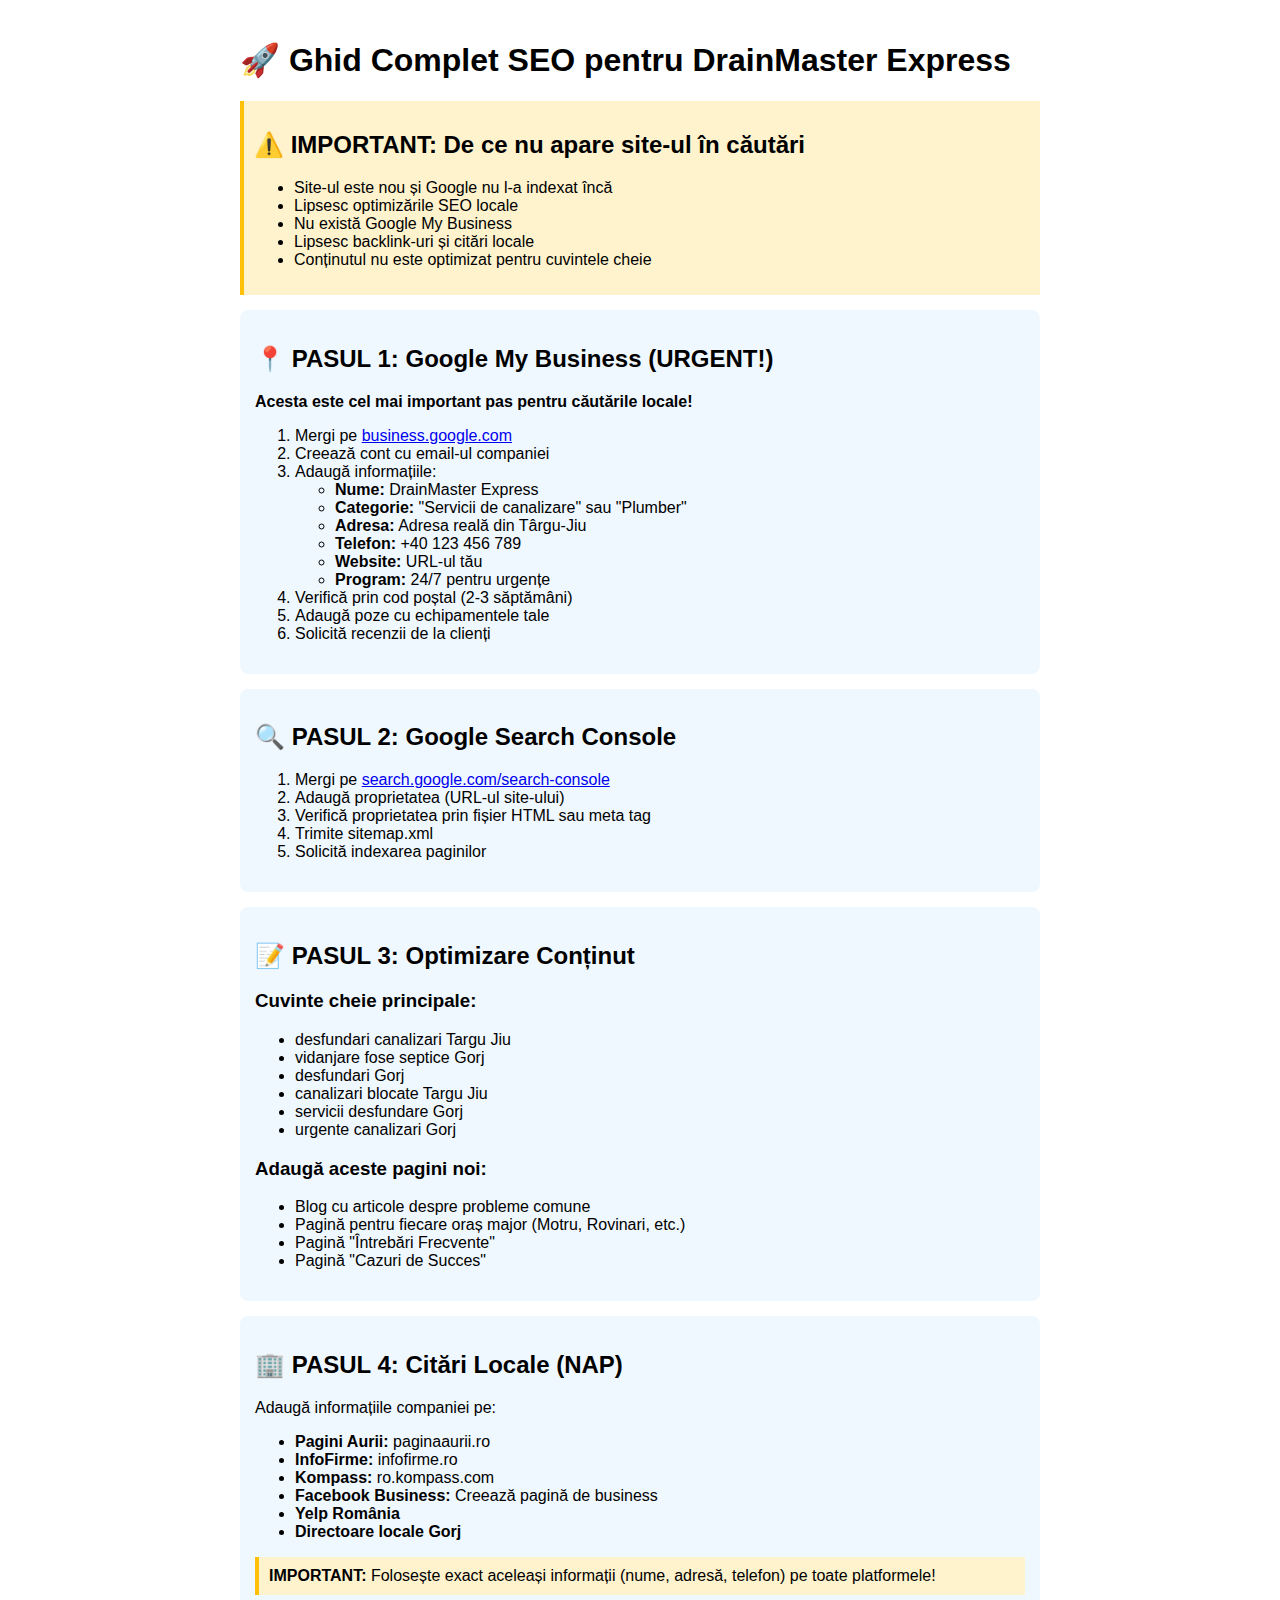
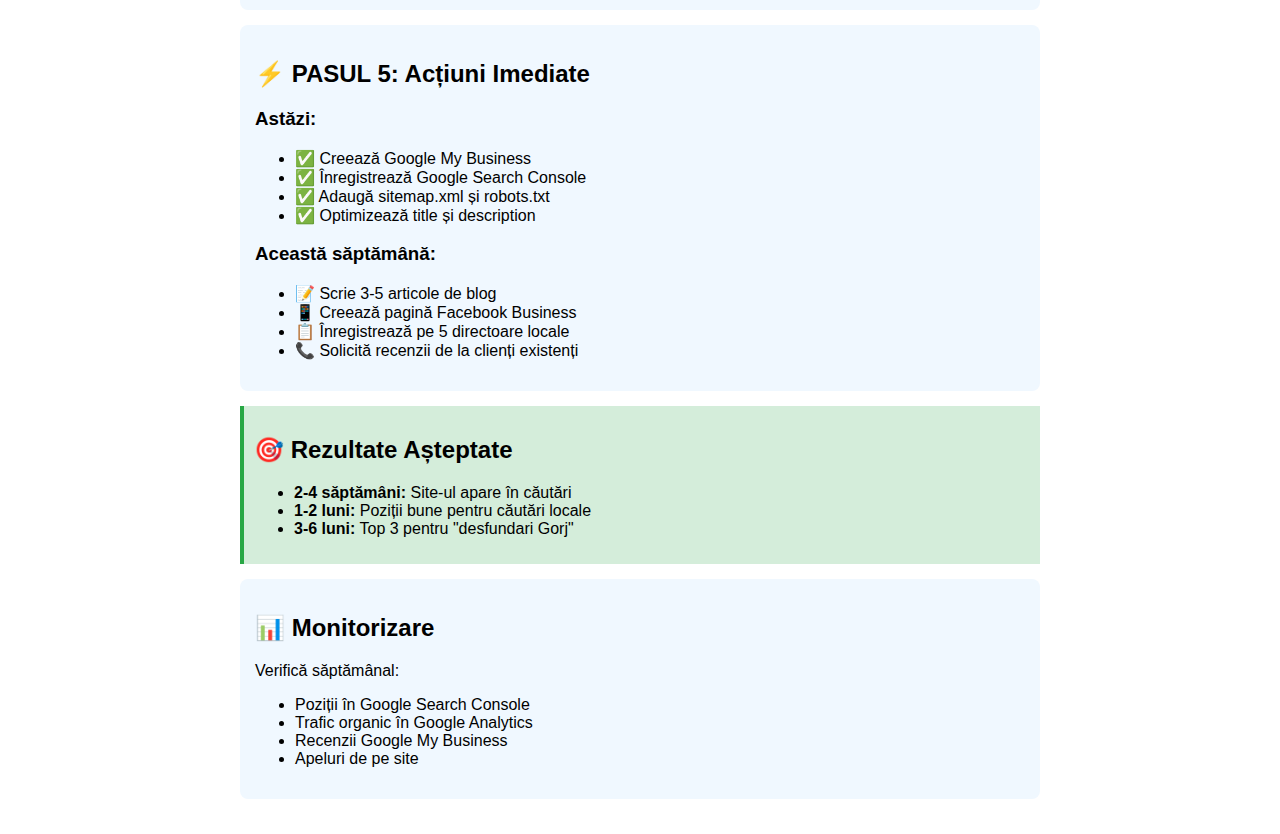
<file: drain-services-website/google-business-setup.html>
<!DOCTYPE html>
<html lang="ro">
<head>
    <meta charset="UTF-8">
    <meta name="viewport" content="width=device-width, initial-scale=1.0">
    <title>Google Business Setup Guide - DrainMaster Express</title>
    <style>
        body { font-family: Arial, sans-serif; max-width: 800px; margin: 0 auto; padding: 20px; }
        .step { background: #f0f8ff; padding: 15px; margin: 15px 0; border-radius: 8px; }
        .important { background: #fff3cd; padding: 10px; border-left: 4px solid #ffc107; }
        .success { background: #d4edda; padding: 10px; border-left: 4px solid #28a745; }
    </style>
</head>
<body>
    <h1>🚀 Ghid Complet SEO pentru DrainMaster Express</h1>
    
    <div class="important">
        <h2>⚠️ IMPORTANT: De ce nu apare site-ul în căutări</h2>
        <ul>
            <li>Site-ul este nou și Google nu l-a indexat încă</li>
            <li>Lipsesc optimizările SEO locale</li>
            <li>Nu există Google My Business</li>
            <li>Lipsesc backlink-uri și citări locale</li>
            <li>Conținutul nu este optimizat pentru cuvintele cheie</li>
        </ul>
    </div>

    <div class="step">
        <h2>📍 PASUL 1: Google My Business (URGENT!)</h2>
        <p><strong>Acesta este cel mai important pas pentru căutările locale!</strong></p>
        <ol>
            <li>Mergi pe <a href="https://business.google.com" target="_blank">business.google.com</a></li>
            <li>Creează cont cu email-ul companiei</li>
            <li>Adaugă informațiile:
                <ul>
                    <li><strong>Nume:</strong> DrainMaster Express</li>
                    <li><strong>Categorie:</strong> "Servicii de canalizare" sau "Plumber"</li>
                    <li><strong>Adresa:</strong> Adresa reală din Târgu-Jiu</li>
                    <li><strong>Telefon:</strong> +40 123 456 789</li>
                    <li><strong>Website:</strong> URL-ul tău</li>
                    <li><strong>Program:</strong> 24/7 pentru urgențe</li>
                </ul>
            </li>
            <li>Verifică prin cod poștal (2-3 săptămâni)</li>
            <li>Adaugă poze cu echipamentele tale</li>
            <li>Solicită recenzii de la clienți</li>
        </ol>
    </div>

    <div class="step">
        <h2>🔍 PASUL 2: Google Search Console</h2>
        <ol>
            <li>Mergi pe <a href="https://search.google.com/search-console" target="_blank">search.google.com/search-console</a></li>
            <li>Adaugă proprietatea (URL-ul site-ului)</li>
            <li>Verifică proprietatea prin fișier HTML sau meta tag</li>
            <li>Trimite sitemap.xml</li>
            <li>Solicită indexarea paginilor</li>
        </ol>
    </div>

    <div class="step">
        <h2>📝 PASUL 3: Optimizare Conținut</h2>
        <h3>Cuvinte cheie principale:</h3>
        <ul>
            <li>desfundari canalizari Targu Jiu</li>
            <li>vidanjare fose septice Gorj</li>
            <li>desfundari Gorj</li>
            <li>canalizari blocate Targu Jiu</li>
            <li>servicii desfundare Gorj</li>
            <li>urgente canalizari Gorj</li>
        </ul>
        
        <h3>Adaugă aceste pagini noi:</h3>
        <ul>
            <li>Blog cu articole despre probleme comune</li>
            <li>Pagină pentru fiecare oraș major (Motru, Rovinari, etc.)</li>
            <li>Pagină "Întrebări Frecvente"</li>
            <li>Pagină "Cazuri de Succes"</li>
        </ul>
    </div>

    <div class="step">
        <h2>🏢 PASUL 4: Citări Locale (NAP)</h2>
        <p>Adaugă informațiile companiei pe:</p>
        <ul>
            <li><strong>Pagini Aurii:</strong> paginaaurii.ro</li>
            <li><strong>InfoFirme:</strong> infofirme.ro</li>
            <li><strong>Kompass:</strong> ro.kompass.com</li>
            <li><strong>Facebook Business:</strong> Creează pagină de business</li>
            <li><strong>Yelp România</strong></li>
            <li><strong>Directoare locale Gorj</strong></li>
        </ul>
        <div class="important">
            <strong>IMPORTANT:</strong> Folosește exact aceleași informații (nume, adresă, telefon) pe toate platformele!
        </div>
    </div>

    <div class="step">
        <h2>⚡ PASUL 5: Acțiuni Imediate</h2>
        <h3>Astăzi:</h3>
        <ul>
            <li>✅ Creează Google My Business</li>
            <li>✅ Înregistrează Google Search Console</li>
            <li>✅ Adaugă sitemap.xml și robots.txt</li>
            <li>✅ Optimizează title și description</li>
        </ul>
        
        <h3>Această săptămână:</h3>
        <ul>
            <li>📝 Scrie 3-5 articole de blog</li>
            <li>📱 Creează pagină Facebook Business</li>
            <li>📋 Înregistrează pe 5 directoare locale</li>
            <li>📞 Solicită recenzii de la clienți existenți</li>
        </ul>
    </div>

    <div class="success">
        <h2>🎯 Rezultate Așteptate</h2>
        <ul>
            <li><strong>2-4 săptămâni:</strong> Site-ul apare în căutări</li>
            <li><strong>1-2 luni:</strong> Poziții bune pentru căutări locale</li>
            <li><strong>3-6 luni:</strong> Top 3 pentru "desfundari Gorj"</li>
        </ul>
    </div>

    <div class="step">
        <h2>📊 Monitorizare</h2>
        <p>Verifică săptămânal:</p>
        <ul>
            <li>Poziții în Google Search Console</li>
            <li>Trafic organic în Google Analytics</li>
            <li>Recenzii Google My Business</li>
            <li>Apeluri de pe site</li>
        </ul>
    </div>
</body>
</html>
</file>
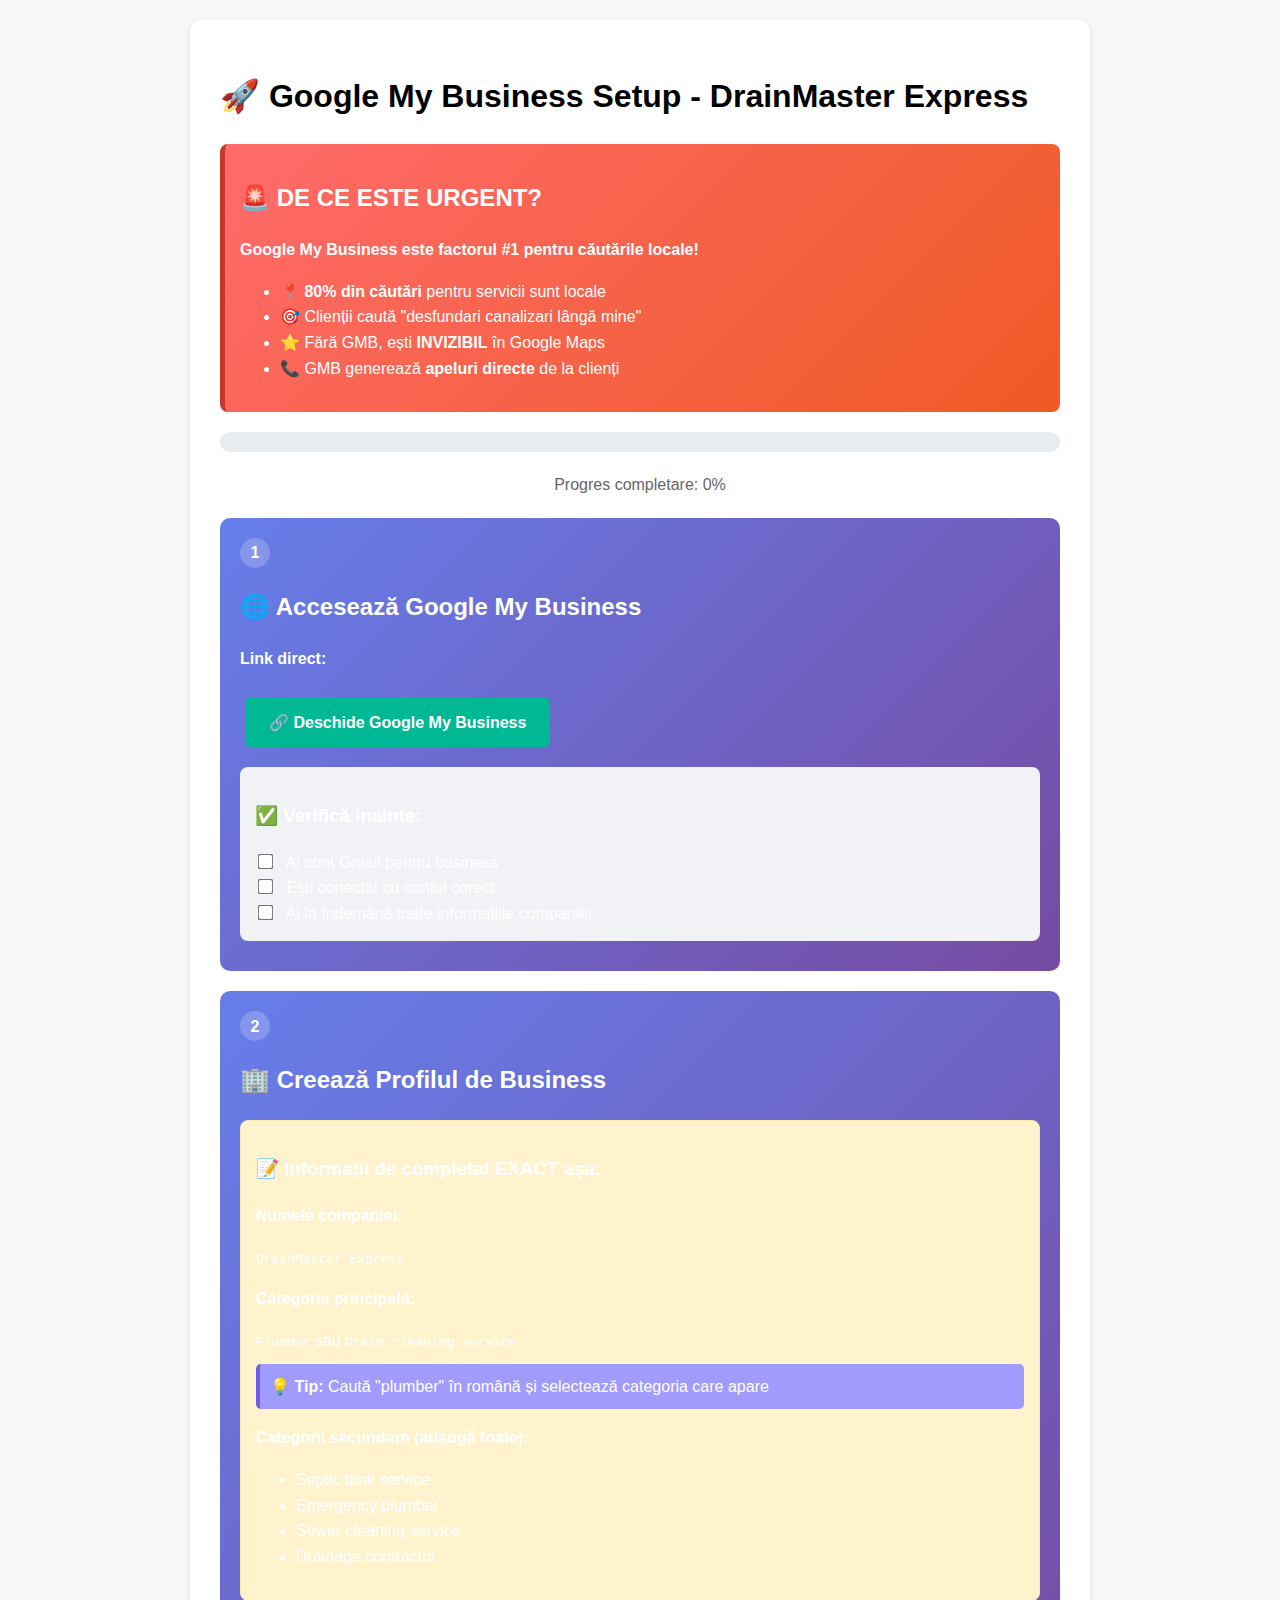
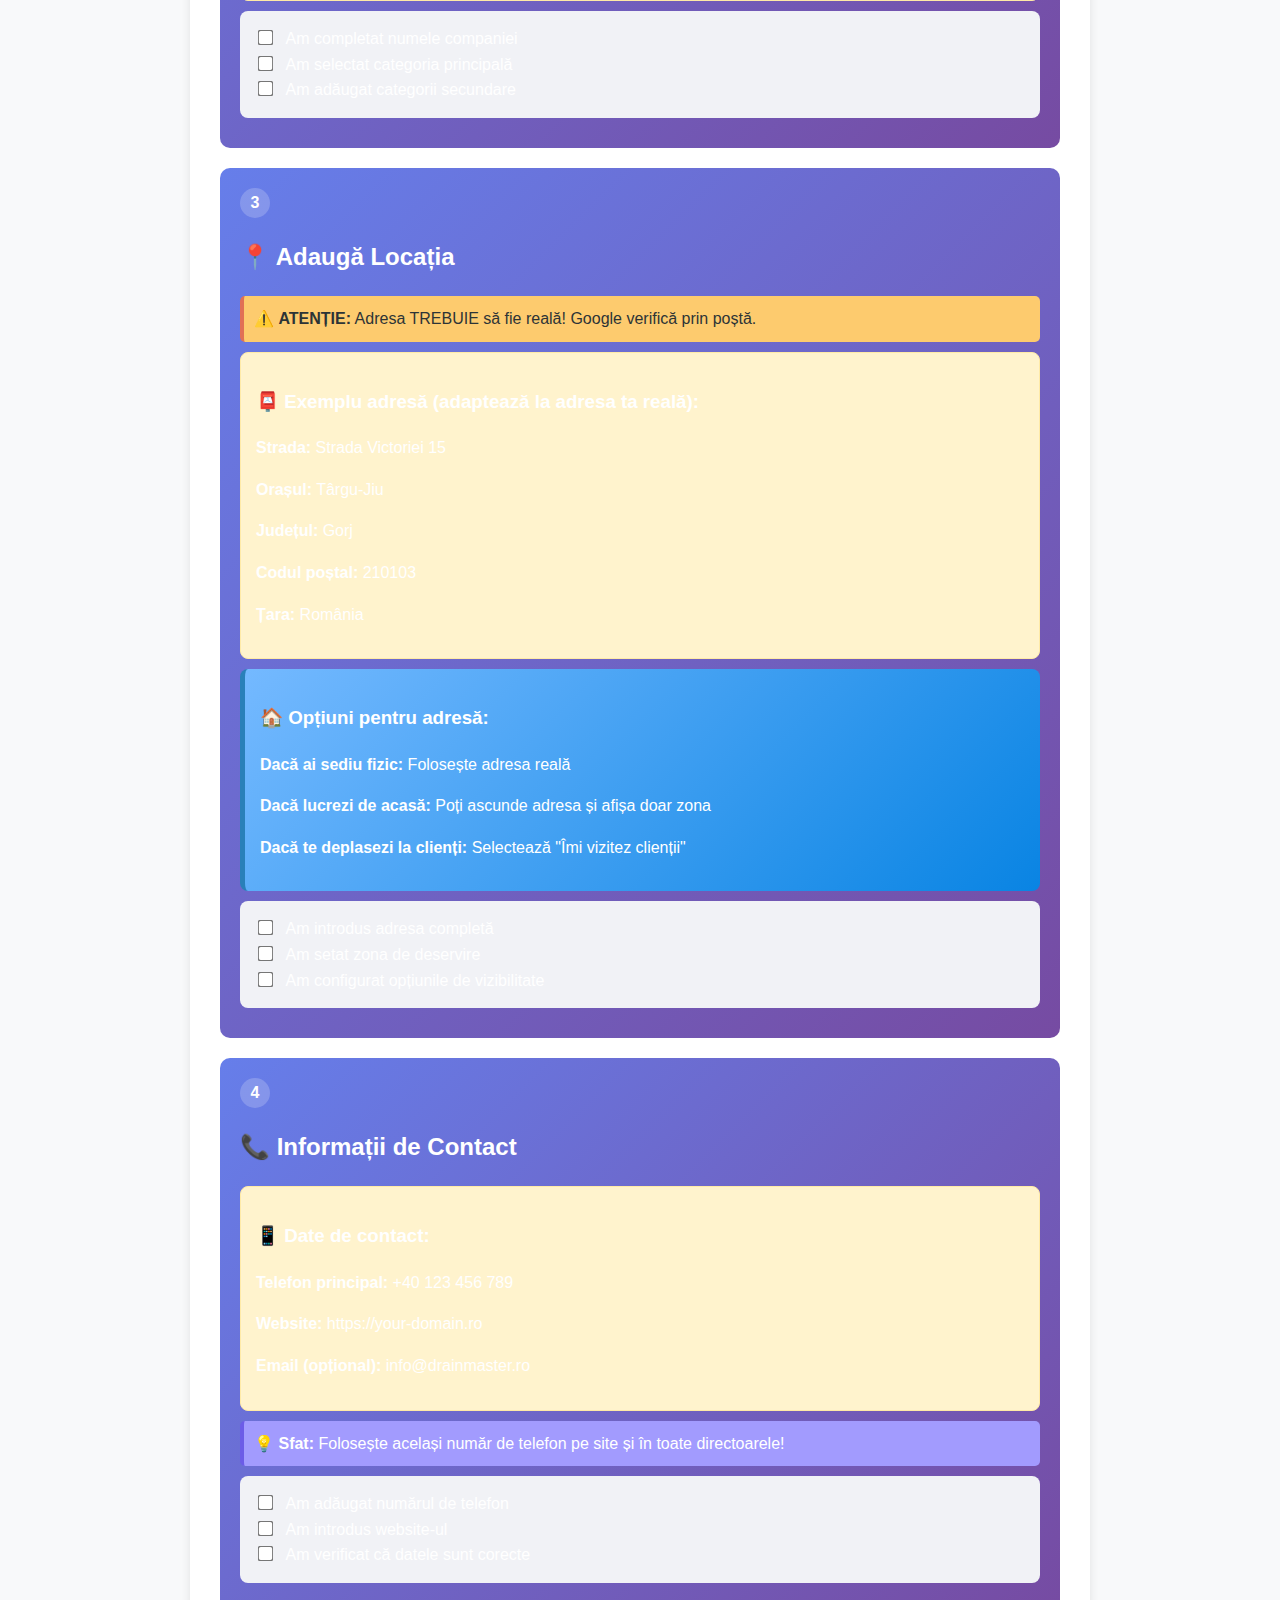
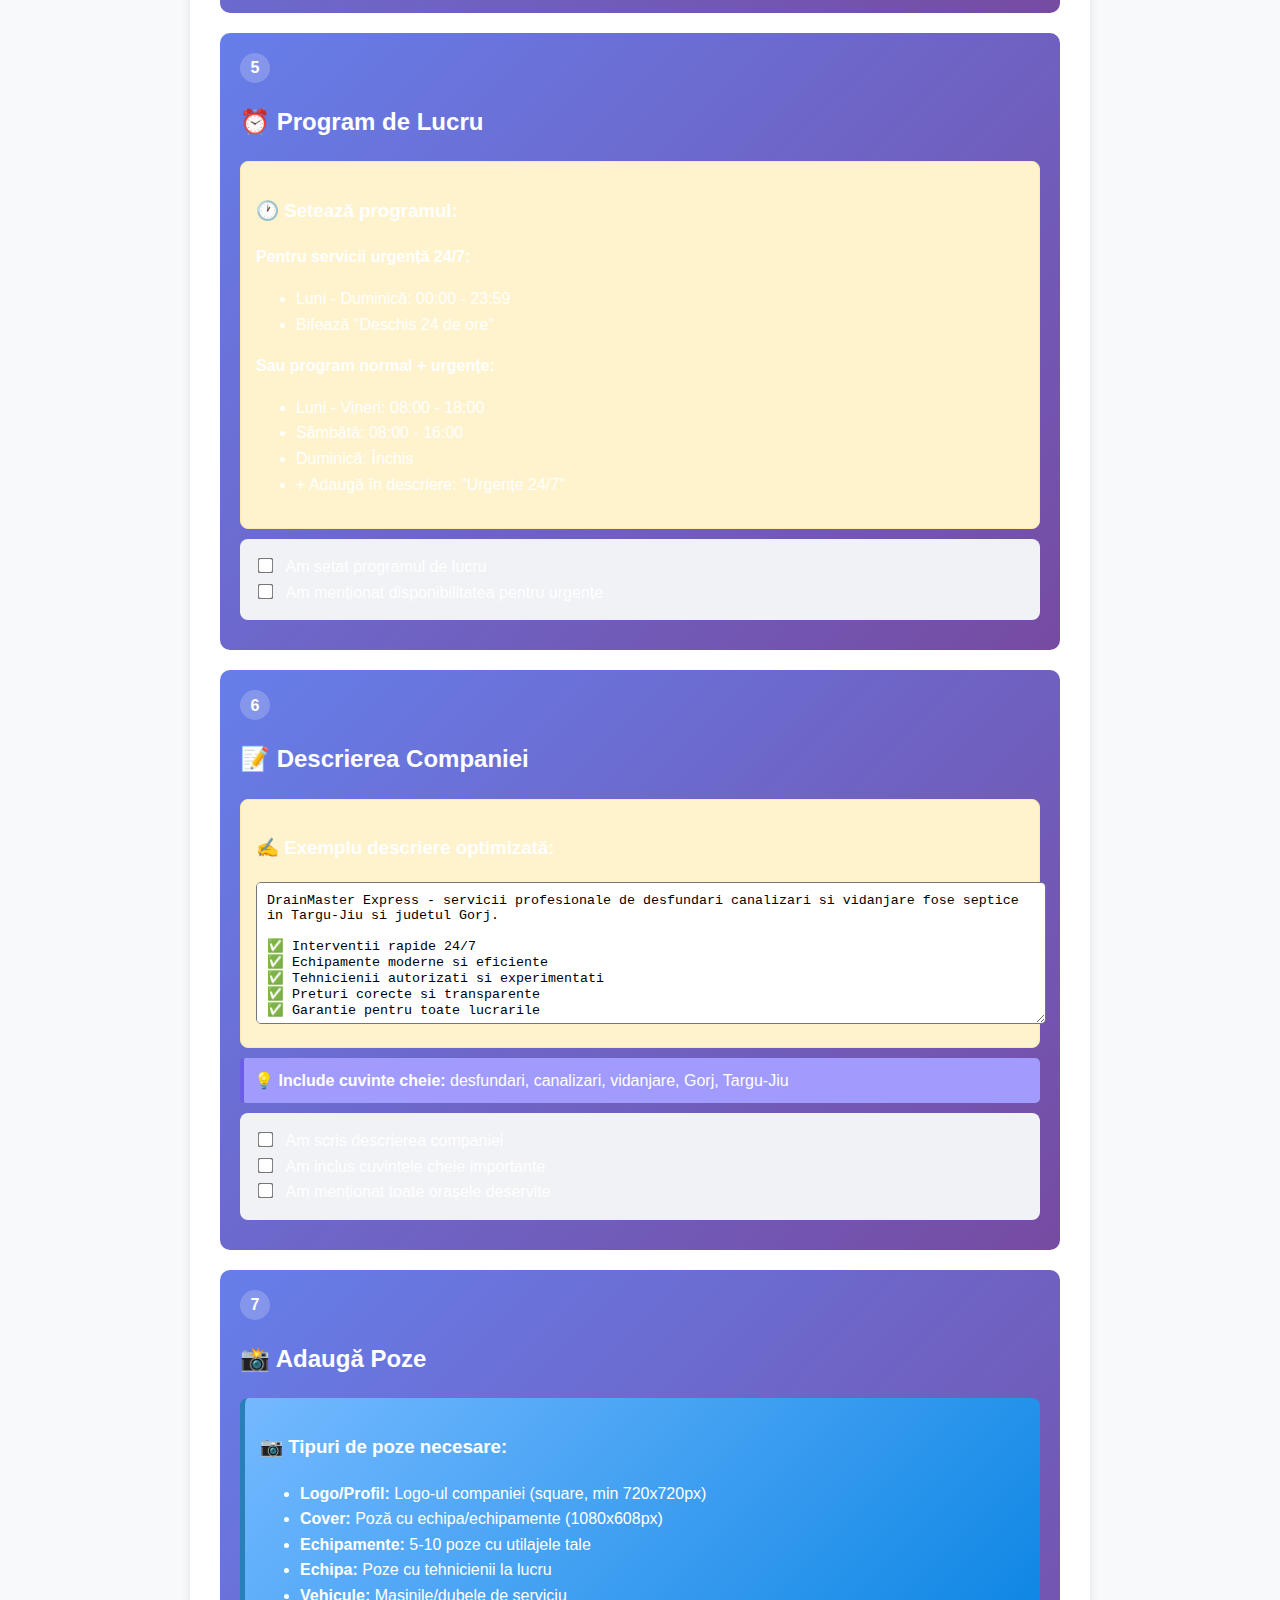
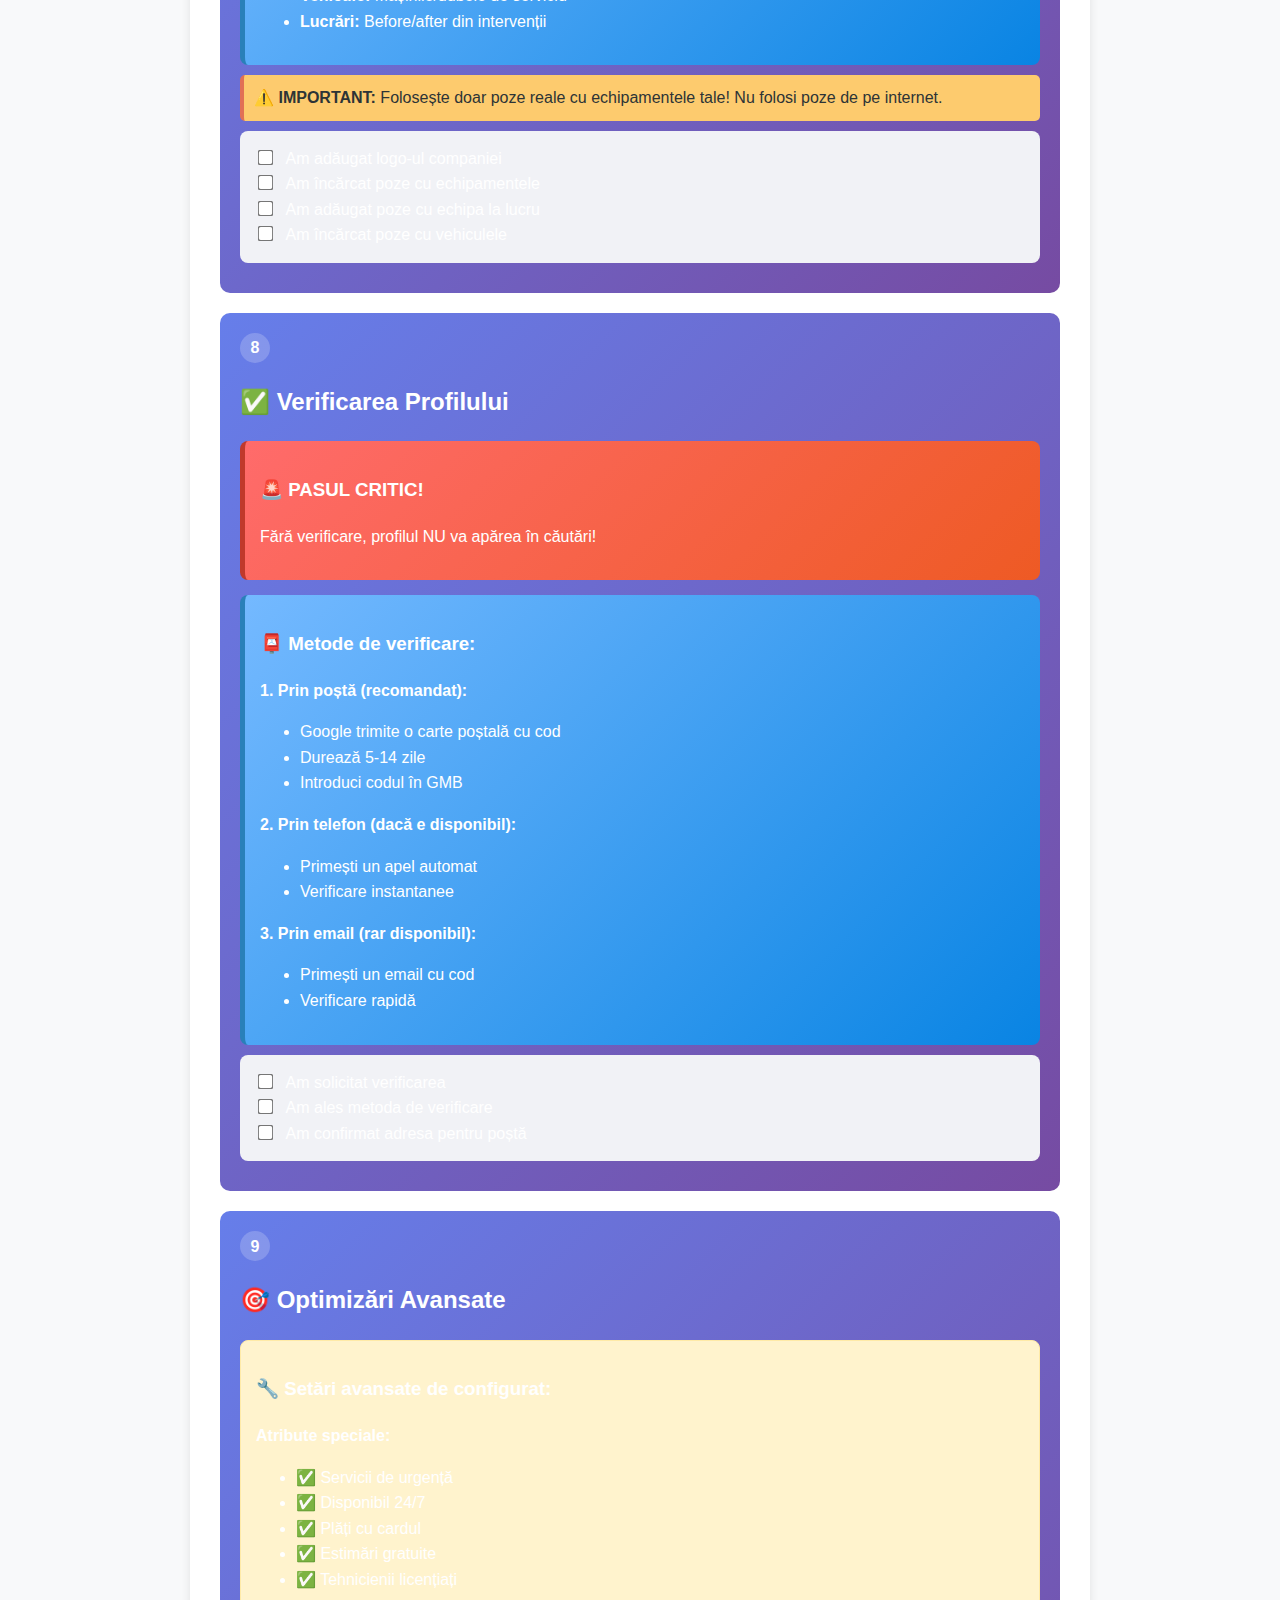
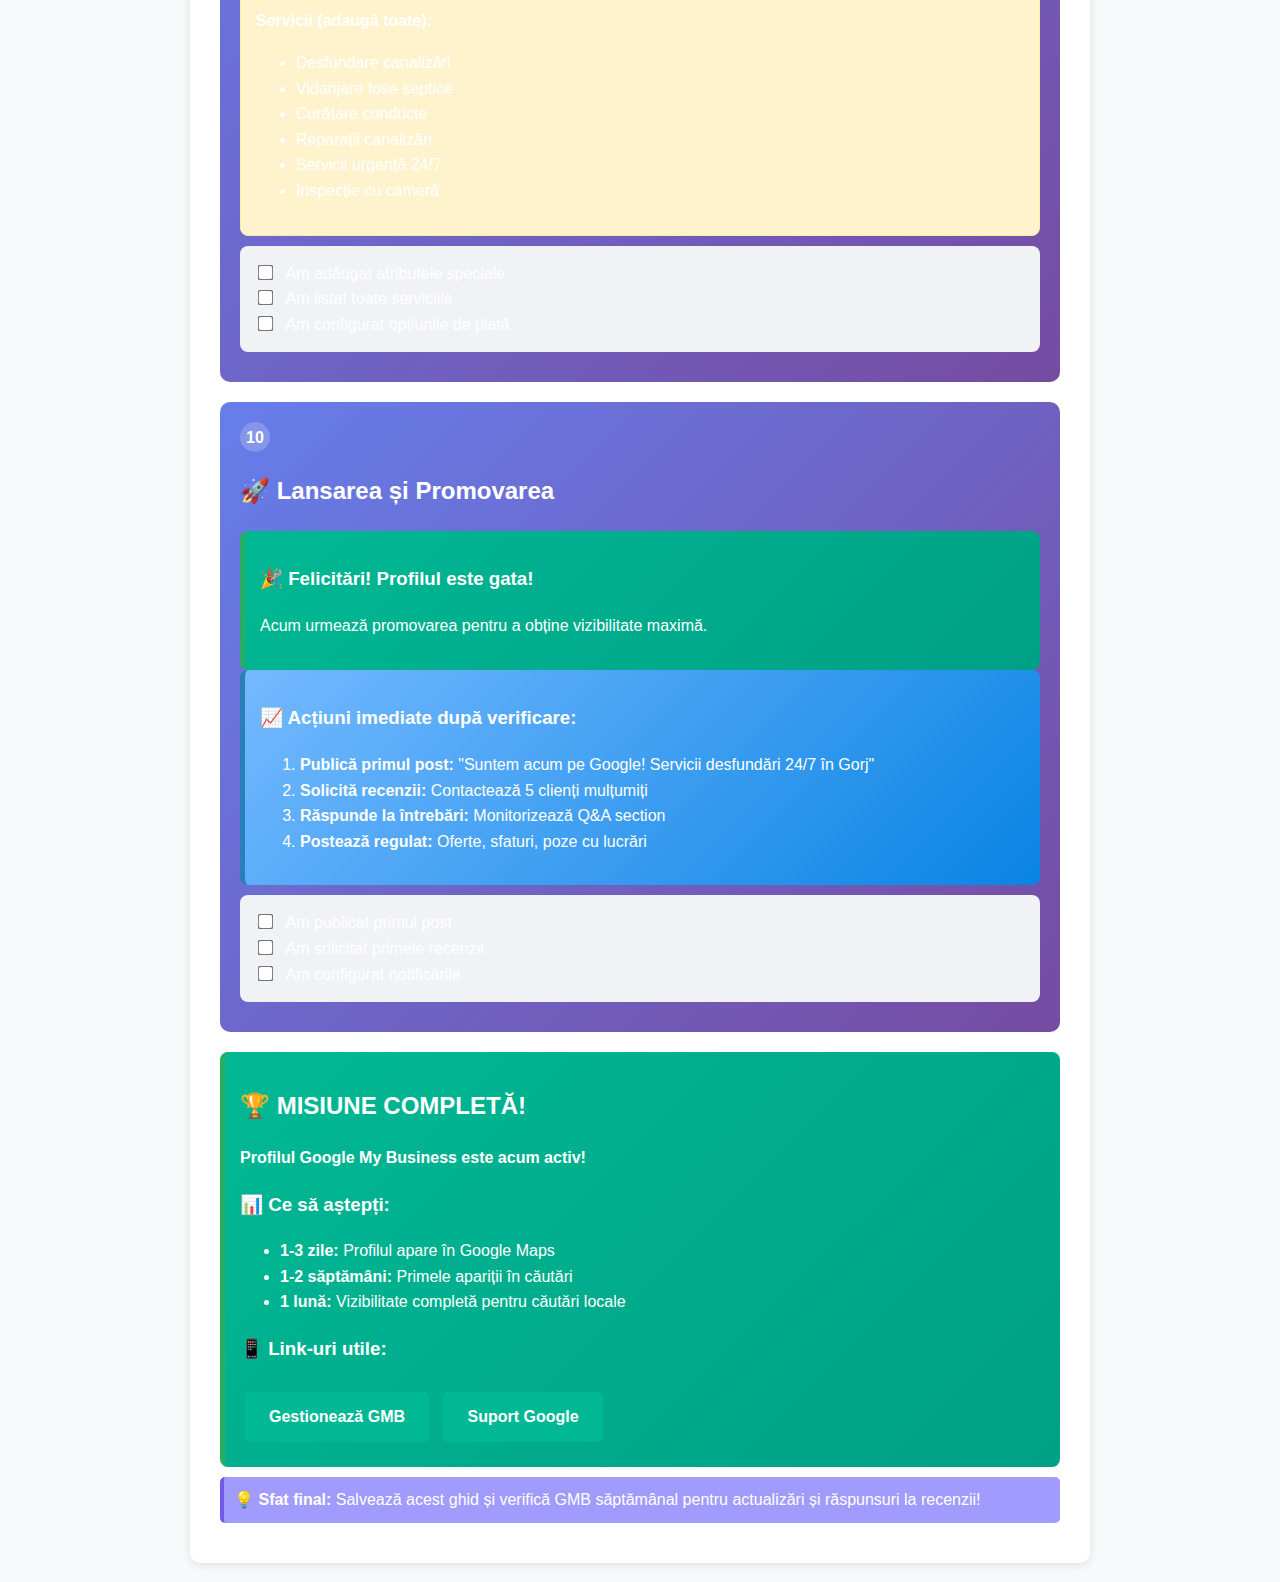
<file: drain-services-website/google-my-business-setup-guide.html>
<!DOCTYPE html>
<html lang="ro">
<head>
    <meta charset="UTF-8">
    <meta name="viewport" content="width=device-width, initial-scale=1.0">
    <title>Google My Business Setup - Ghid Complet DrainMaster Express</title>
    <style>
        body { 
            font-family: 'Segoe UI', Tahoma, Geneva, Verdana, sans-serif; 
            max-width: 900px; 
            margin: 0 auto; 
            padding: 20px; 
            line-height: 1.6;
            background: #f8f9fa;
        }
        .container {
            background: white;
            padding: 30px;
            border-radius: 10px;
            box-shadow: 0 2px 10px rgba(0,0,0,0.1);
        }
        .step { 
            background: linear-gradient(135deg, #667eea 0%, #764ba2 100%);
            color: white;
            padding: 20px; 
            margin: 20px 0; 
            border-radius: 10px;
            position: relative;
        }
        .step-number {
            background: rgba(255,255,255,0.2);
            width: 30px;
            height: 30px;
            border-radius: 50%;
            display: flex;
            align-items: center;
            justify-content: center;
            font-weight: bold;
            margin-bottom: 10px;
        }
        .urgent { 
            background: linear-gradient(135deg, #ff6b6b, #ee5a24);
            color: white;
            padding: 15px; 
            border-radius: 8px;
            margin: 15px 0;
            border-left: 5px solid #c0392b;
        }
        .success { 
            background: linear-gradient(135deg, #00b894, #00a085);
            color: white;
            padding: 15px; 
            border-radius: 8px;
            border-left: 5px solid #27ae60;
        }
        .info {
            background: linear-gradient(135deg, #74b9ff, #0984e3);
            color: white;
            padding: 15px;
            border-radius: 8px;
            border-left: 5px solid #2980b9;
        }
        .checklist {
            background: #f1f2f6;
            padding: 15px;
            border-radius: 8px;
            margin: 10px 0;
        }
        .checklist input[type="checkbox"] {
            margin-right: 10px;
            transform: scale(1.2);
        }
        .screenshot-placeholder {
            background: #e9ecef;
            border: 2px dashed #6c757d;
            padding: 40px;
            text-align: center;
            border-radius: 8px;
            margin: 15px 0;
            color: #6c757d;
        }
        .form-example {
            background: #fff3cd;
            border: 1px solid #ffeaa7;
            padding: 15px;
            border-radius: 8px;
            margin: 10px 0;
        }
        .warning {
            background: #fdcb6e;
            color: #2d3436;
            padding: 10px;
            border-radius: 5px;
            margin: 10px 0;
            border-left: 4px solid #e17055;
        }
        .tip {
            background: #a29bfe;
            color: white;
            padding: 10px;
            border-radius: 5px;
            margin: 10px 0;
            border-left: 4px solid #6c5ce7;
        }
        .button-link {
            display: inline-block;
            background: #00b894;
            color: white;
            padding: 12px 24px;
            text-decoration: none;
            border-radius: 5px;
            font-weight: bold;
            margin: 10px 5px;
            transition: all 0.3s ease;
        }
        .button-link:hover {
            background: #00a085;
            transform: translateY(-2px);
        }
        .progress-bar {
            background: #e9ecef;
            height: 20px;
            border-radius: 10px;
            overflow: hidden;
            margin: 20px 0;
        }
        .progress-fill {
            background: linear-gradient(90deg, #00b894, #00a085);
            height: 100%;
            width: 0%;
            transition: width 0.5s ease;
        }
    </style>
</head>
<body>
    <div class="container">
        <h1>🚀 Google My Business Setup - DrainMaster Express</h1>
        
        <div class="urgent">
            <h2>🚨 DE CE ESTE URGENT?</h2>
            <p><strong>Google My Business este factorul #1 pentru căutările locale!</strong></p>
            <ul>
                <li>📍 <strong>80% din căutări</strong> pentru servicii sunt locale</li>
                <li>🎯 Clienții caută "desfundari canalizari lângă mine"</li>
                <li>⭐ Fără GMB, ești <strong>INVIZIBIL</strong> în Google Maps</li>
                <li>📞 GMB generează <strong>apeluri directe</strong> de la clienți</li>
            </ul>
        </div>

        <div class="progress-bar">
            <div class="progress-fill" id="progressBar"></div>
        </div>
        <p style="text-align: center; color: #666;">Progres completare: <span id="progressText">0%</span></p>

        <div class="step">
            <div class="step-number">1</div>
            <h2>🌐 Accesează Google My Business</h2>
            <p><strong>Link direct:</strong></p>
            <a href="https://business.google.com" target="_blank" class="button-link">
                🔗 Deschide Google My Business
            </a>
            
            <div class="checklist">
                <h3>✅ Verifică înainte:</h3>
                <label><input type="checkbox" onchange="updateProgress()"> Ai cont Gmail pentru business</label><br>
                <label><input type="checkbox" onchange="updateProgress()"> Ești conectat cu contul corect</label><br>
                <label><input type="checkbox" onchange="updateProgress()"> Ai la îndemână toate informațiile companiei</label>
            </div>
        </div>

        <div class="step">
            <div class="step-number">2</div>
            <h2>🏢 Creează Profilul de Business</h2>
            
            <div class="form-example">
                <h3>📝 Informații de completat EXACT așa:</h3>
                
                <p><strong>Numele companiei:</strong></p>
                <code>DrainMaster Express</code>
                
                <p><strong>Categoria principală:</strong></p>
                <code>Plumber</code> sau <code>Drain cleaning service</code>
                
                <div class="tip">
                    💡 <strong>Tip:</strong> Caută "plumber" în română și selectează categoria care apare
                </div>
                
                <p><strong>Categorii secundare (adaugă toate):</strong></p>
                <ul>
                    <li>Septic tank service</li>
                    <li>Emergency plumber</li>
                    <li>Sewer cleaning service</li>
                    <li>Drainage contractor</li>
                </ul>
            </div>

            <div class="checklist">
                <label><input type="checkbox" onchange="updateProgress()"> Am completat numele companiei</label><br>
                <label><input type="checkbox" onchange="updateProgress()"> Am selectat categoria principală</label><br>
                <label><input type="checkbox" onchange="updateProgress()"> Am adăugat categorii secundare</label>
            </div>
        </div>

        <div class="step">
            <div class="step-number">3</div>
            <h2>📍 Adaugă Locația</h2>
            
            <div class="warning">
                ⚠️ <strong>ATENȚIE:</strong> Adresa TREBUIE să fie reală! Google verifică prin poștă.
            </div>
            
            <div class="form-example">
                <h3>📮 Exemplu adresă (adaptează la adresa ta reală):</h3>
                <p><strong>Strada:</strong> Strada Victoriei 15</p>
                <p><strong>Orașul:</strong> Târgu-Jiu</p>
                <p><strong>Județul:</strong> Gorj</p>
                <p><strong>Codul poștal:</strong> 210103</p>
                <p><strong>Țara:</strong> România</p>
            </div>

            <div class="info">
                <h3>🏠 Opțiuni pentru adresă:</h3>
                <p><strong>Dacă ai sediu fizic:</strong> Folosește adresa reală</p>
                <p><strong>Dacă lucrezi de acasă:</strong> Poți ascunde adresa și afișa doar zona</p>
                <p><strong>Dacă te deplasezi la clienți:</strong> Selectează "Îmi vizitez clienții"</p>
            </div>

            <div class="checklist">
                <label><input type="checkbox" onchange="updateProgress()"> Am introdus adresa completă</label><br>
                <label><input type="checkbox" onchange="updateProgress()"> Am setat zona de deservire</label><br>
                <label><input type="checkbox" onchange="updateProgress()"> Am configurat opțiunile de vizibilitate</label>
            </div>
        </div>

        <div class="step">
            <div class="step-number">4</div>
            <h2>📞 Informații de Contact</h2>
            
            <div class="form-example">
                <h3>📱 Date de contact:</h3>
                <p><strong>Telefon principal:</strong> +40 123 456 789</p>
                <p><strong>Website:</strong> https://your-domain.ro</p>
                <p><strong>Email (opțional):</strong> info@drainmaster.ro</p>
            </div>

            <div class="tip">
                💡 <strong>Sfat:</strong> Folosește același număr de telefon pe site și în toate directoarele!
            </div>

            <div class="checklist">
                <label><input type="checkbox" onchange="updateProgress()"> Am adăugat numărul de telefon</label><br>
                <label><input type="checkbox" onchange="updateProgress()"> Am introdus website-ul</label><br>
                <label><input type="checkbox" onchange="updateProgress()"> Am verificat că datele sunt corecte</label>
            </div>
        </div>

        <div class="step">
            <div class="step-number">5</div>
            <h2>⏰ Program de Lucru</h2>
            
            <div class="form-example">
                <h3>🕐 Setează programul:</h3>
                <p><strong>Pentru servicii urgență 24/7:</strong></p>
                <ul>
                    <li>Luni - Duminică: 00:00 - 23:59</li>
                    <li>Bifează "Deschis 24 de ore"</li>
                </ul>
                
                <p><strong>Sau program normal + urgențe:</strong></p>
                <ul>
                    <li>Luni - Vineri: 08:00 - 18:00</li>
                    <li>Sâmbătă: 08:00 - 16:00</li>
                    <li>Duminică: Închis</li>
                    <li>+ Adaugă în descriere: "Urgențe 24/7"</li>
                </ul>
            </div>

            <div class="checklist">
                <label><input type="checkbox" onchange="updateProgress()"> Am setat programul de lucru</label><br>
                <label><input type="checkbox" onchange="updateProgress()"> Am menționat disponibilitatea pentru urgențe</label>
            </div>
        </div>

        <div class="step">
            <div class="step-number">6</div>
            <h2>📝 Descrierea Companiei</h2>
            
            <div class="form-example">
                <h3>✍️ Exemplu descriere optimizată:</h3>
                <textarea readonly style="width: 100%; height: 120px; padding: 10px; border-radius: 5px;">
DrainMaster Express - servicii profesionale de desfundari canalizari si vidanjare fose septice in Targu-Jiu si judetul Gorj. 

✅ Interventii rapide 24/7
✅ Echipamente moderne si eficiente  
✅ Tehnicienii autorizati si experimentati
✅ Preturi corecte si transparente
✅ Garantie pentru toate lucrarile

Deservim: Targu-Jiu, Motru, Rovinari, Turceni, Tismana, Novaci, Bumbesti-Jiu si toate comunele din Gorj.

Suna acum pentru o interventie rapida: +40 123 456 789
                </textarea>
            </div>

            <div class="tip">
                💡 <strong>Include cuvinte cheie:</strong> desfundari, canalizari, vidanjare, Gorj, Targu-Jiu
            </div>

            <div class="checklist">
                <label><input type="checkbox" onchange="updateProgress()"> Am scris descrierea companiei</label><br>
                <label><input type="checkbox" onchange="updateProgress()"> Am inclus cuvintele cheie importante</label><br>
                <label><input type="checkbox" onchange="updateProgress()"> Am menționat toate orașele deservite</label>
            </div>
        </div>

        <div class="step">
            <div class="step-number">7</div>
            <h2>📸 Adaugă Poze</h2>
            
            <div class="info">
                <h3>📷 Tipuri de poze necesare:</h3>
                <ul>
                    <li><strong>Logo/Profil:</strong> Logo-ul companiei (square, min 720x720px)</li>
                    <li><strong>Cover:</strong> Poză cu echipa/echipamente (1080x608px)</li>
                    <li><strong>Echipamente:</strong> 5-10 poze cu utilajele tale</li>
                    <li><strong>Echipa:</strong> Poze cu tehnicienii la lucru</li>
                    <li><strong>Vehicule:</strong> Mașinile/dubele de serviciu</li>
                    <li><strong>Lucrări:</strong> Before/after din intervenții</li>
                </ul>
            </div>

            <div class="warning">
                ⚠️ <strong>IMPORTANT:</strong> Folosește doar poze reale cu echipamentele tale! Nu folosi poze de pe internet.
            </div>

            <div class="checklist">
                <label><input type="checkbox" onchange="updateProgress()"> Am adăugat logo-ul companiei</label><br>
                <label><input type="checkbox" onchange="updateProgress()"> Am încărcat poze cu echipamentele</label><br>
                <label><input type="checkbox" onchange="updateProgress()"> Am adăugat poze cu echipa la lucru</label><br>
                <label><input type="checkbox" onchange="updateProgress()"> Am încărcat poze cu vehiculele</label>
            </div>
        </div>

        <div class="step">
            <div class="step-number">8</div>
            <h2>✅ Verificarea Profilului</h2>
            
            <div class="urgent">
                <h3>🚨 PASUL CRITIC!</h3>
                <p>Fără verificare, profilul NU va apărea în căutări!</p>
            </div>

            <div class="info">
                <h3>📮 Metode de verificare:</h3>
                <p><strong>1. Prin poștă (recomandat):</strong></p>
                <ul>
                    <li>Google trimite o carte poștală cu cod</li>
                    <li>Durează 5-14 zile</li>
                    <li>Introduci codul în GMB</li>
                </ul>
                
                <p><strong>2. Prin telefon (dacă e disponibil):</strong></p>
                <ul>
                    <li>Primești un apel automat</li>
                    <li>Verificare instantanee</li>
                </ul>
                
                <p><strong>3. Prin email (rar disponibil):</strong></p>
                <ul>
                    <li>Primești un email cu cod</li>
                    <li>Verificare rapidă</li>
                </ul>
            </div>

            <div class="checklist">
                <label><input type="checkbox" onchange="updateProgress()"> Am solicitat verificarea</label><br>
                <label><input type="checkbox" onchange="updateProgress()"> Am ales metoda de verificare</label><br>
                <label><input type="checkbox" onchange="updateProgress()"> Am confirmat adresa pentru poștă</label>
            </div>
        </div>

        <div class="step">
            <div class="step-number">9</div>
            <h2>🎯 Optimizări Avansate</h2>
            
            <div class="form-example">
                <h3>🔧 Setări avansate de configurat:</h3>
                
                <p><strong>Atribute speciale:</strong></p>
                <ul>
                    <li>✅ Servicii de urgență</li>
                    <li>✅ Disponibil 24/7</li>
                    <li>✅ Plăți cu cardul</li>
                    <li>✅ Estimări gratuite</li>
                    <li>✅ Tehnicienii licențiați</li>
                </ul>
                
                <p><strong>Servicii (adaugă toate):</strong></p>
                <ul>
                    <li>Desfundare canalizări</li>
                    <li>Vidanjare fose septice</li>
                    <li>Curățare conducte</li>
                    <li>Reparații canalizări</li>
                    <li>Servicii urgență 24/7</li>
                    <li>Inspecție cu cameră</li>
                </ul>
            </div>

            <div class="checklist">
                <label><input type="checkbox" onchange="updateProgress()"> Am adăugat atributele speciale</label><br>
                <label><input type="checkbox" onchange="updateProgress()"> Am listat toate serviciile</label><br>
                <label><input type="checkbox" onchange="updateProgress()"> Am configurat opțiunile de plată</label>
            </div>
        </div>

        <div class="step">
            <div class="step-number">10</div>
            <h2>🚀 Lansarea și Promovarea</h2>
            
            <div class="success">
                <h3>🎉 Felicitări! Profilul este gata!</h3>
                <p>Acum urmează promovarea pentru a obține vizibilitate maximă.</p>
            </div>

            <div class="info">
                <h3>📈 Acțiuni imediate după verificare:</h3>
                <ol>
                    <li><strong>Publică primul post:</strong> "Suntem acum pe Google! Servicii desfundări 24/7 în Gorj"</li>
                    <li><strong>Solicită recenzii:</strong> Contactează 5 clienți mulțumiți</li>
                    <li><strong>Răspunde la întrebări:</strong> Monitorizează Q&A section</li>
                    <li><strong>Postează regulat:</strong> Oferte, sfaturi, poze cu lucrări</li>
                </ol>
            </div>

            <div class="checklist">
                <label><input type="checkbox" onchange="updateProgress()"> Am publicat primul post</label><br>
                <label><input type="checkbox" onchange="updateProgress()"> Am solicitat primele recenzii</label><br>
                <label><input type="checkbox" onchange="updateProgress()"> Am configurat notificările</label>
            </div>
        </div>

        <div class="success">
            <h2>🏆 MISIUNE COMPLETĂ!</h2>
            <p><strong>Profilul Google My Business este acum activ!</strong></p>
            
            <h3>📊 Ce să aștepți:</h3>
            <ul>
                <li><strong>1-3 zile:</strong> Profilul apare în Google Maps</li>
                <li><strong>1-2 săptămâni:</strong> Primele apariții în căutări</li>
                <li><strong>1 lună:</strong> Vizibilitate completă pentru căutări locale</li>
            </ul>
            
            <h3>📱 Link-uri utile:</h3>
            <a href="https://business.google.com" target="_blank" class="button-link">Gestionează GMB</a>
            <a href="https://support.google.com/business" target="_blank" class="button-link">Suport Google</a>
        </div>

        <div class="tip">
            💡 <strong>Sfat final:</strong> Salvează acest ghid și verifică GMB săptămânal pentru actualizări și răspunsuri la recenzii!
        </div>
    </div>

    <script>
        function updateProgress() {
            const checkboxes = document.querySelectorAll('input[type="checkbox"]');
            const checked = document.querySelectorAll('input[type="checkbox"]:checked');
            const progress = (checked.length / checkboxes.length) * 100;
            
            document.getElementById('progressBar').style.width = progress + '%';
            document.getElementById('progressText').textContent = Math.round(progress) + '%';
            
            if (progress === 100) {
                document.getElementById('progressText').textContent = '100% - COMPLET! 🎉';
            }
        }
        
        // Initialize progress
        updateProgress();
    </script>
</body>
</html>
</file>
